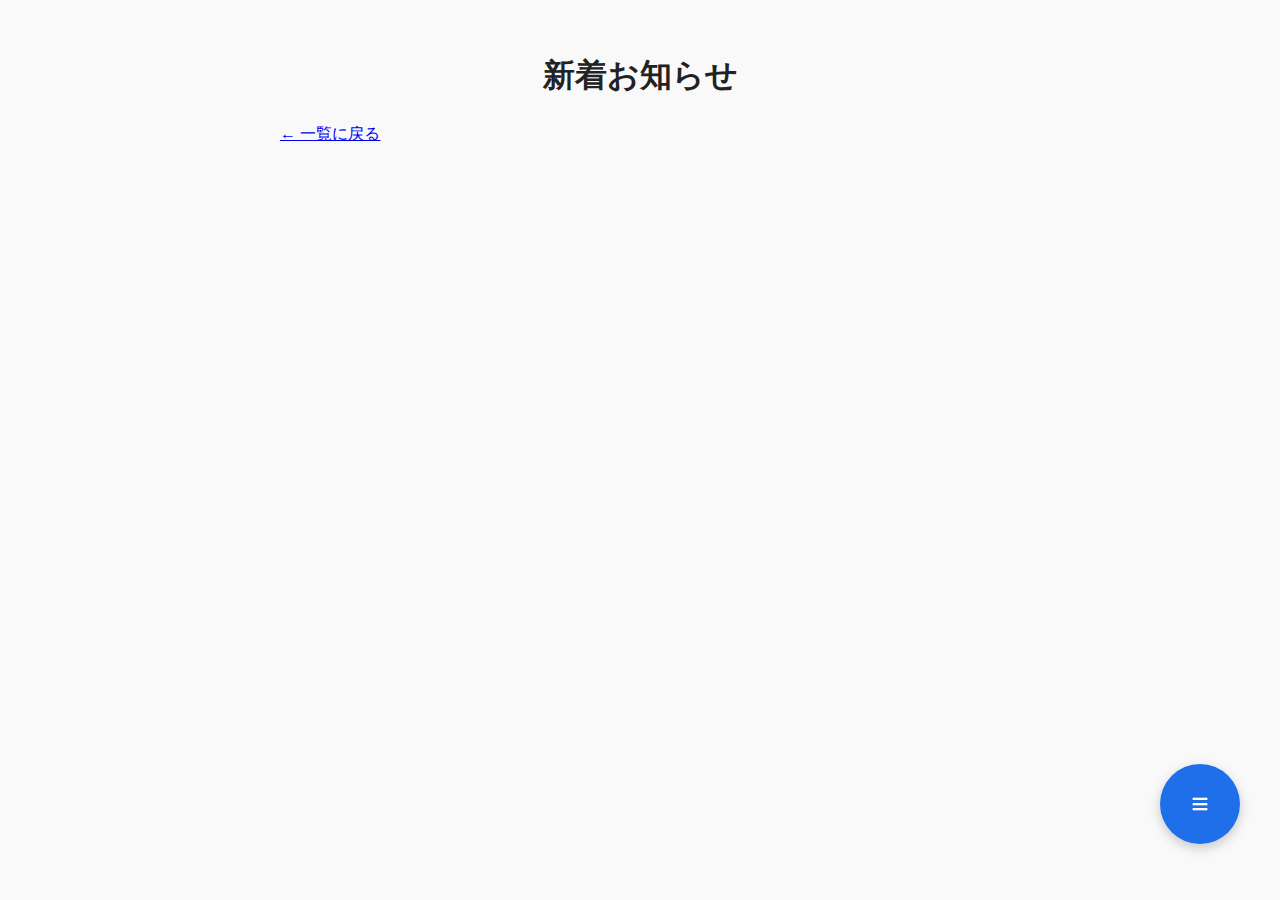
<file: announcements.html>
<!DOCTYPE html>
<html lang="ja">
<head>
  <meta charset="UTF-8" />
  <title>新着お知らせ</title>
  <link rel="stylesheet" href="css/styles.css" />
</head>
<body style="max-width:760px;margin:30px auto;">
  <h1>新着お知らせ</h1>
  <p><a href="main.html">← 一覧に戻る</a></p>
  <ul id="news"></ul>

  <script type="module">
    import { supabase } from "./js/supabase.js";
    const ul = document.getElementById("news");
    const { data, error } = await supabase
      .from("notes")
      .select("id, title, created_at, user_id, profiles:profiles(username)")
      .order("created_at", { ascending: false })
      .limit(30);
    if (error) {
      ul.innerHTML = "<li>読み込みに失敗しました</li>";
    } else {
      ul.innerHTML = "";
      (data || []).forEach(n => {
        const name = n.profiles?.username || "名無し";
        const li = document.createElement("li");
        li.innerHTML = `📰 ${new Date(n.created_at).toLocaleString()} — <strong>${n.title}</strong>（投稿者：${name}） <a href="comments.html?note_id=${n.id}">コメントを見る</a>`;
        ul.appendChild(li);
      });
    }
  </script>
  <script type="module" src="js/fab.js"></script>
</body>
<script type="module" src="./js/announcements.js"></script>
</html>
</file>
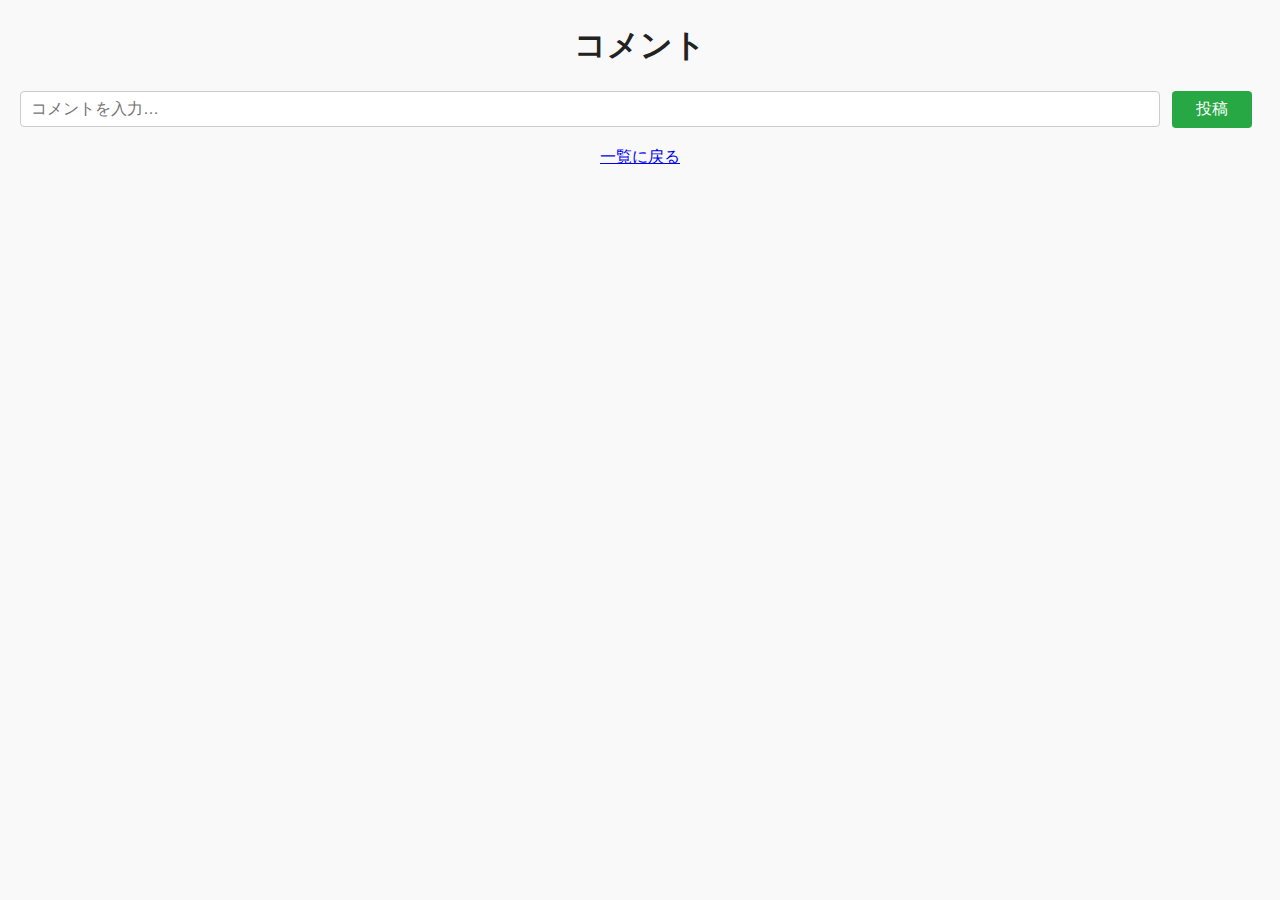
<file: comments.html>
<!DOCTYPE html><html lang="ja"><head><meta charset="UTF-8"/><title>コメント</title>
<link rel="stylesheet" href="css/styles.css"/></head><body>
<div class="container">
  <h1>コメント</h1>
  <ul id="comments-list"></ul>
  <input type="text" id="comment-input" placeholder="コメントを入力…"/>
  <button id="comment-btn">投稿</button>
  <p style="text-align:center;"><a href="main.html">一覧に戻る</a></p>
</div>
<script type="module" src="js/comments.js"></script>
</body></html>
</file>
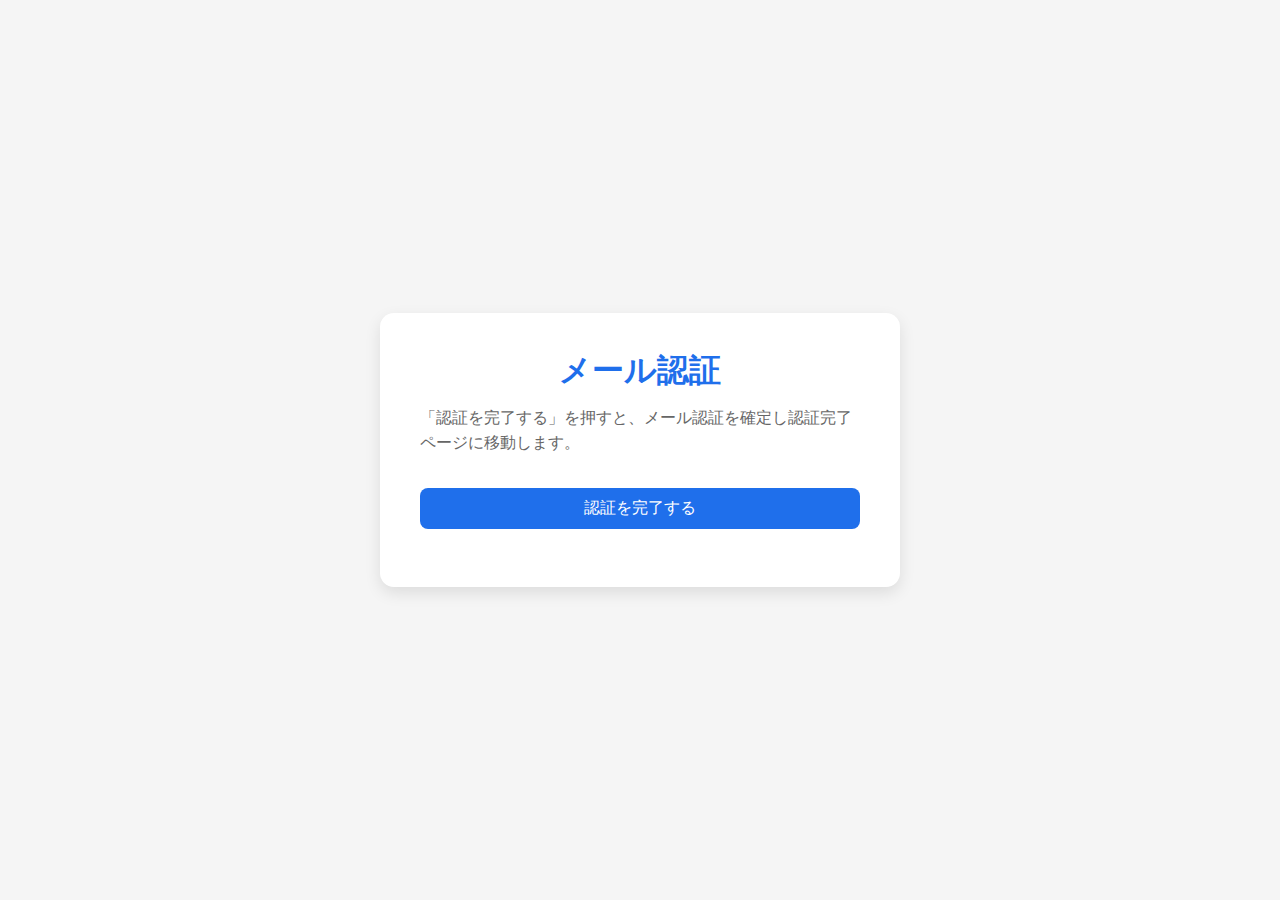
<file: confirm.html>
<!doctype html>
<html lang="ja">
<head>
  <meta charset="utf-8" />
  <meta name="viewport" content="width=device-width,initial-scale=1" />
  <title>メール確認</title>
  <link rel="stylesheet" href="css/styles.css" />
  <style>
    body {display:flex;justify-content:center;align-items:center;min-height:100vh;background:#f5f5f5}
    .card{background:#fff;padding:32px 40px;border-radius:14px;box-shadow:0 6px 16px rgba(0,0,0,.1);max-width:520px}
    h1{margin:0 0 8px;color:#1f6feb}
    .btn{display:inline-block;margin-top:16px;padding:10px 16px;background:#1f6feb;color:#fff;border-radius:8px;text-decoration:none;border:0;cursor:pointer}
    .small{color:#666}
  </style>
</head>
<body>
  <div class="card">
    <h1>メール認証</h1>
    <p class="small">「認証を完了する」を押すと、メール認証を確定し認証完了ページに移動します。</p>
    <div id="state" class="small" style="margin:8px 0 16px"></div>
    <button id="confirm-btn" class="btn">認証を完了する</button>
    <div id="msg" class="small" style="margin-top:10px"></div>
  </div>

  <script type="module">
    import { supabase } from "./js/supabase.js";
    const hash = new URL(location.href).hash;
    const p = new URLSearchParams(hash.slice(1));
    const at = p.get("access_token");
    const rt = p.get("refresh_token");
    const ok = !!(at && rt);
    const state = document.getElementById("state");
    state.textContent = ok ? "トークンを検出しました。" : "無効なリンクです。";

    const btn = document.getElementById("confirm-btn");
    const msg = document.getElementById("msg");

    btn.disabled = !ok;
    btn.addEventListener("click", async () => {
      if (!ok) return;
      btn.disabled = true;
      msg.textContent = "認証を確定しています…";
      const { error } = await supabase.auth.setSession({ access_token: at, refresh_token: rt });
      if (error) {
        msg.textContent = "認証に失敗しました: " + error.message;
        btn.disabled = false;
        return;
      }
      // 成功 → 完了ページへ
      location.replace("verified.html");
    });
  </script>
</body>
</html>
</file>
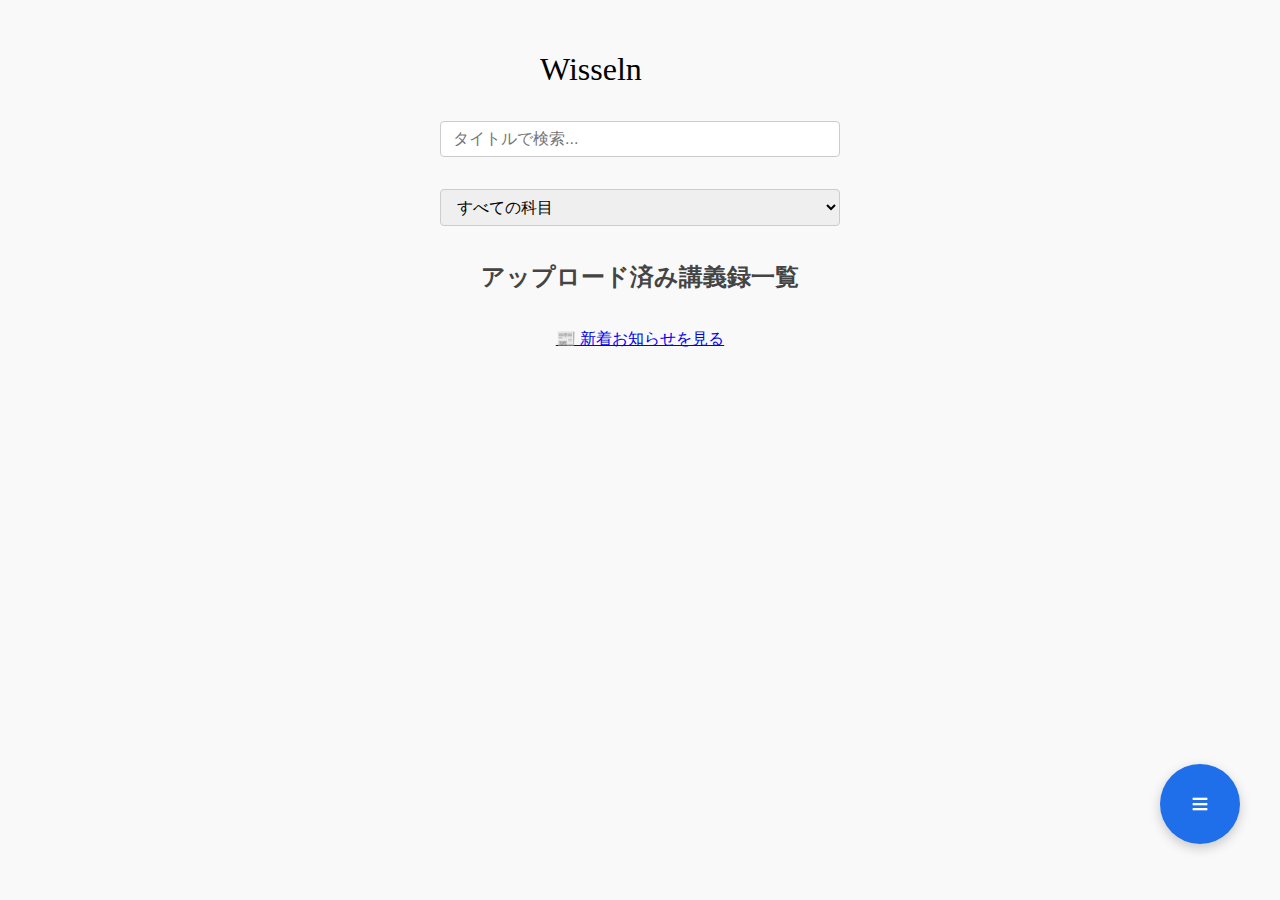
<file: main.html>
<!-- main.html -->
<!DOCTYPE html>
<html lang="ja">
<head>
  <meta charset="UTF-8" />
  <title>学術資料共有サイト</title>
  <link rel="stylesheet" href="css/styles.css" />
  <link href="https://fonts.googleapis.com/css2?family=Great+Vibes&display=swap" rel="stylesheet">
  <style>
    /* upload-section の初期スタイル */
    #upload-section {
      display: none; /* setupUI() でログイン後に表示される */
      background-color: #f1f1f1;
      padding: 15px;
      border-radius: 6px;
      margin-bottom: 30px;
    }
    /* 一覧アイテム */
    #notes-list li {
      background-color: #fff;
      border: 1px solid #e2e2e2;
      border-radius: 6px;
      padding: 12px 16px;
      margin-bottom: 12px;
      display: flex;
      flex-wrap: wrap;
      align-items: center;
      gap: 8px;
    }
  </style>
</head>
<body>
  <header class="site-header">
    <a href="main.html" class="logo">
      <!-- ここに SVG の中身を直接ペースト -->
      <svg xmlns="http://www.w3.org/2000/svg" viewBox="0 0 300 80" width="200">
        <text x="0" y="60" font-family="cursive" font-size="48" fill="black">Wisseln</text>
      </svg>
    </a>
  </header>



  <!-- ユーザー情報表示 -->
  <div id="user-info" style="text-align: right; margin: 0 20px 20px 0; font-size: 0.9rem;"></div>
  <div id="guest-banner" class="guest-banner">
    ゲスト閲覧中です。<a href="index.html">ログイン</a> または <a href="signup.html">新規登録</a> に進めます。
  </div>

  <!-- ❶ アップロードフォーム -->
  <div id="upload-section">
    <select id="note-category">
      <option value="">科目を選択</option>
      <option value="集合論">集合論</option>
      <option value="解析学">解析学</option>
      <option value="代数学">代数学</option>
      <option value="幾何学">幾何学</option>
      <option value="応用数学">応用数学</option>
      <option value="その他">その他</option>
    </select>
    <input type="text" id="note-title" placeholder="講義録タイトル" />
    <input type="text" id="note-subject" placeholder="講義名（任意）" />
    <input type="file" id="note-file" />
    <button id="upload-btn">アップロード</button>
    <button id="logout-btn" style="background-color: #f44336; color: white;">ログアウト</button>
  </div>

  <!-- ❷ 検索 -->
  <div id="search-container" style="text-align:center;margin:20px 0;">
    <input type="text" id="search-input" placeholder="タイトルで検索..." />
  </div>

  <!-- ❸ カテゴリー絞り込み -->
  <div id="filter-container" style="text-align:center;margin-bottom:20px;">
    <select id="category-filter">
      <option value="">すべての科目</option>
      <option value="集合論">集合論</option>
      <option value="解析学">解析学</option>
      <option value="代数学">代数学</option>
      <option value="幾何学">幾何学</option>
      <option value="応用数学">応用数学</option>
      <option value="その他">その他</option>
    </select>
  </div>

  <!-- 講義録一覧 -->
  <h2 style="text-align:center; margin-bottom:12px;">アップロード済み講義録一覧</h2>
  <ul id="notes-list"></ul>

  <!-- ❹ お知らせページへのリンク -->
  <p style="text-align:center; margin-top:30px;">
    <a href="announcements.html">📰 新着お知らせを見る</a>
  </p>

  <!-- メインのスクリプト -->
  <script type="module" src="js/main.js"></script>
  <script type="module" src="js/fab.js"></script>

</body>
</html>
</file>
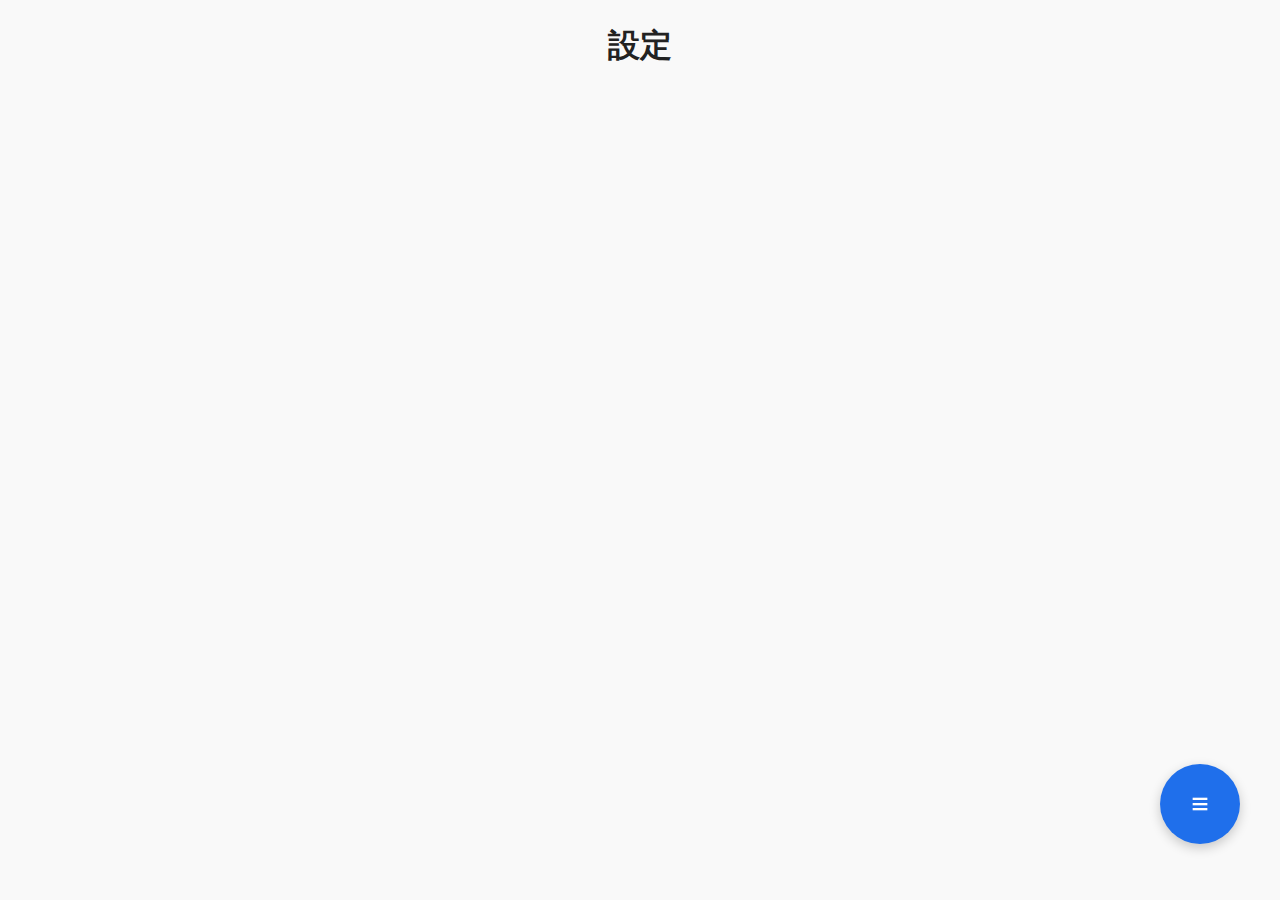
<file: setting.html>
<!doctype html>
<html lang="ja">
<head>
  <meta charset="utf-8" />
  <meta name="viewport" content="width=device-width,initial-scale=1" />
  <title>設定</title>
  <link rel="stylesheet" href="css/styles.css" />
  <style>
    .settings { max-width:720px; margin:0 auto; }
    .card { border:1px solid #ddd; border-radius:10px; padding:16px; margin:14px 0; background:#fff; }
    .row { display:flex; gap:10px; align-items:center; margin:8px 0; }
    .row label { min-width:120px; }
    .full { width:100%; }
    .ok { color:#088408; }
    .warn { color:#b60; }
    .err { color:#b00; }
    .small { color:#666; font-size: 13px; }
  </style>
</head>
<body>
  <div class="settings">
    <h1>設定</h1>

    <div id="gate" class="card" style="display:none">
      <p>ログインが必要です。<a href="index.html">ログイン</a> または <a href="signup.html">新規登録</a> へ。</p>
    </div>

    <div id="content" style="display:none">

      <div class="card">
        <h2>アカウント概要</h2>
        <div class="row"><label>現在のメール</label><div id="cur-email">–</div></div>
        <div class="row"><label>認証状態</label><div id="email-status">–</div></div>
        <div class="row"><label>ニックネーム</label>
          <input id="nick" class="full" type="text" placeholder="表示名" />
        </div>
        <div class="row">
          <button id="save-nick">ニックネームを保存</button>
        </div>
        <div id="nick-msg" class="small"></div>
      </div>

      <div class="card">
        <h2>メールアドレスを変更</h2>
        <p class="small">新しいメールアドレス宛に「確認メール」を送ります。</p>
        <div class="row"><label>新しいメール</label>
          <input id="new-email" class="full" type="email" placeholder="user@example.com" />
        </div>
        <div class="row">
          <button id="change-email">メール変更リンクを送信</button>
          <button id="resend-verify">現在のメールに認証メールを再送</button>
        </div>
        <div id="email-msg" class="small"></div>
      </div>

      <div class="card">
        <h2>パスワードを変更</h2>
        <div class="row"><label>新しいパスワード</label>
          <input id="new-pass" class="full" type="password" />
        </div>
        <div class="row"><label>確認用</label>
          <input id="new-pass2" class="full" type="password" />
        </div>
        <div class="row">
          <button id="change-pass">パスワードを変更</button>
        </div>
        <div id="pass-msg" class="small"></div>
      </div>

      <div class="card">
        <h2>アカウント削除</h2>
        <p class="small">この操作は取り消せません。確認のため「削除」と入力してください。</p>
        <div class="row">
          <input id="delete-confirm" class="full" type="text" placeholder="削除" />
        </div>
        <div class="row">
          <button id="delete-account" style="background:#b00020;color:#fff">アカウントを削除</button>
        </div>
        <div id="delete-msg" class="small"></div>
      </div>

      <p class="small"><a href="main.html">← 一覧に戻る</a></p>
    </div>
  </div>

  <script type="module" src="js/supabase.js"></script>
  <script type="module" src="js/settings.js"></script>
  <script type="module" src="js/fab.js"></script>
</body>
</html>
</file>
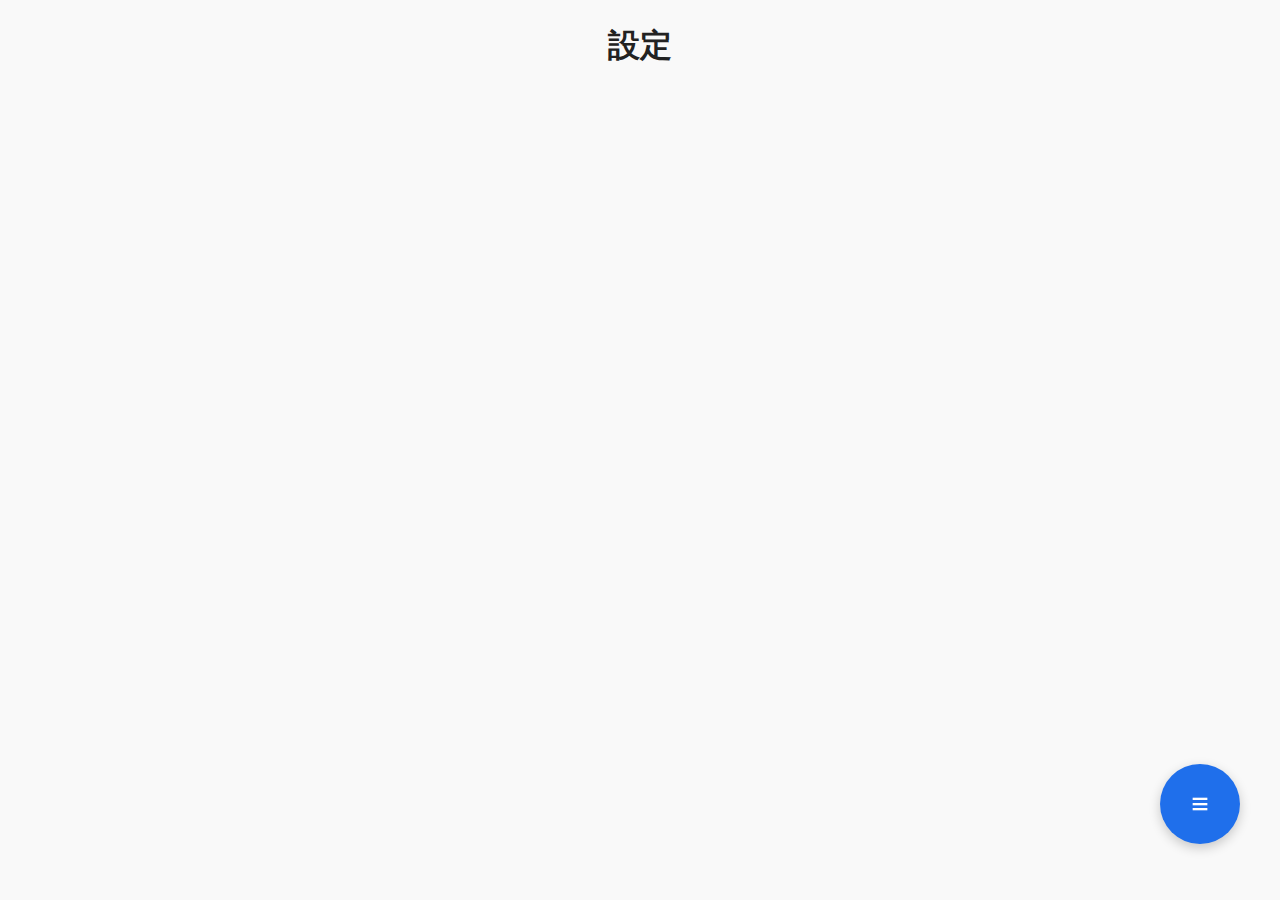
<file: settings.html>
<!doctype html>
<html lang="ja">
<head>
  <meta charset="utf-8" />
  <meta name="viewport" content="width=device-width,initial-scale=1" />
  <title>設定</title>
  <link rel="stylesheet" href="css/styles.css" />
  <style>
    .settings { max-width:720px; margin:0 auto; }
    .card { border:1px solid #ddd; border-radius:10px; padding:16px; margin:14px 0; background:#fff; }
    .row { display:flex; gap:10px; align-items:center; margin:8px 0; }
    .row label { min-width:120px; }
    .full { width:100%; }
    .ok { color:#088408; }
    .warn { color:#b60; }
    .err { color:#b00; }
    .small { color:#666; font-size: 13px; }
  </style>
</head>
<body>
  <div class="settings">
    <h1>設定</h1>

    <div id="gate" class="card" style="display:none">
      <p>ログインが必要です。<a href="index.html">ログイン</a> または <a href="signup.html">新規登録</a> へ。</p>
    </div>

    <div id="content" style="display:none">

      <div class="card">
        <h2>アカウント概要</h2>
        <div class="row"><label>現在のメール</label><div id="cur-email">–</div></div>
        <div class="row"><label>認証状態</label><div id="email-status">–</div></div>
        <div class="row"><label>ニックネーム</label>
          <input id="nick" class="full" type="text" placeholder="表示名" />
        </div>
        <div class="row">
          <button id="save-nick">ニックネームを保存</button>
        </div>
        <div id="nick-msg" class="small"></div>
      </div>

      <div class="card">
        <h2>メールアドレスを変更</h2>
        <p class="small">新しいメールアドレス宛に「確認メール」を送ります。</p>
        <div class="row"><label>新しいメール</label>
          <input id="new-email" class="full" type="email" placeholder="user@example.com" />
        </div>
        <div class="row">
          <button id="change-email">メール変更リンクを送信</button>
          <button id="resend-verify">現在のメールに認証メールを再送</button>
        </div>
        <div id="email-msg" class="small"></div>
      </div>

      <div class="card">
        <h2>パスワードを変更</h2>
        <div class="row"><label>新しいパスワード</label>
          <input id="new-pass" class="full" type="password" />
        </div>
        <div class="row"><label>確認用</label>
          <input id="new-pass2" class="full" type="password" />
        </div>
        <div class="row">
          <button id="change-pass">パスワードを変更</button>
        </div>
        <div id="pass-msg" class="small"></div>
      </div>

      <div class="card" style="margin-top:16px">
        <h2>生体認証（パスキー）</h2>
        <p class="small">この端末にパスキーを登録すると、次回は生体認証だけでログインできます。</p>
        <button id="btn-passkey-register" class="btn primary large">この端末にパスキーを登録</button>
      </div>

      <script type="module">
        import { registerPasskey } from "./js/passkeys.js";
        document.getElementById("btn-passkey-register")
          .addEventListener("click", registerPasskey);
      </script>


      
      <div class="card">
        <h2>ログアウト</h2>
        <p class="small">現在のアカウントからサインアウトします。</p>
        <div class="row">
          <button id="logout-btn" style="background:#444;color:#fff">ログアウト</button>
        </div>
        <div id="logout-msg" class="small"></div>
      </div>


      <div class="card">
        <h2>アカウント削除</h2>
        <p class="small">この操作は取り消せません。確認のため「削除」と入力してください。</p>
        <div class="row">
          <input id="delete-confirm" class="full" type="text" placeholder="削除" />
        </div>
        <div class="row">
          <button id="delete-account" style="background:#b00020;color:#fff">アカウントを削除</button>
        </div>
        <div id="delete-msg" class="small"></div>
      </div>

      <p class="small"><a href="main.html">← 一覧に戻る</a></p>
    </div>
  </div>

  <script type="module" src="js/supabase.js"></script>
  <script type="module" src="js/settings.js"></script>
  <script type="module" src="js/fab.js"></script>
</body>
</html>
</file>
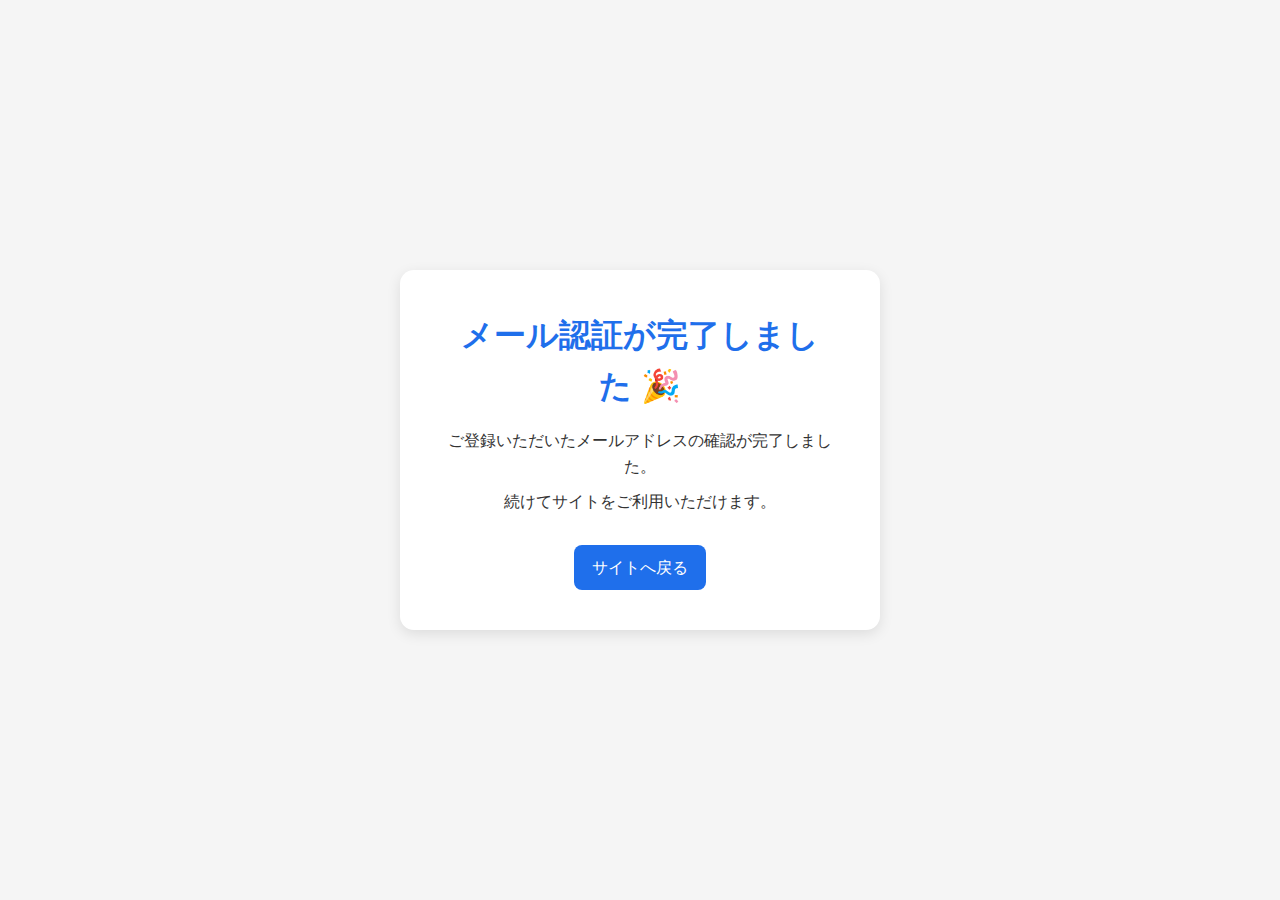
<file: verified.html>
<!doctype html>
<html lang="ja">
<head>
  <meta charset="utf-8" />
  <meta name="viewport" content="width=device-width,initial-scale=1" />
  <title>メール認証完了</title>
  <link rel="stylesheet" href="css/styles.css" />
  <style>
    body { display:flex; justify-content:center; align-items:center;
           min-height:100vh; background:#f5f5f5; font-family:sans-serif; }
    .card { background:#fff; padding:40px 48px; border-radius:14px;
            box-shadow:0 4px 14px rgba(0,0,0,.1); max-width:480px; text-align:center; }
    h1 { color:#1f6feb; margin-bottom:16px; }
    p { color:#333; margin:10px 0; font-size:1rem; }
    a.btn { display:inline-block; margin-top:20px; padding:10px 18px;
            background:#1f6feb; color:#fff; border-radius:8px; text-decoration:none; }
  </style>
</head>
<body>
  <div class="card">
    <h1>メール認証が完了しました 🎉</h1>
    <p>ご登録いただいたメールアドレスの確認が完了しました。</p>
    <p>続けてサイトをご利用いただけます。</p>
    <a href="main.html" class="btn">サイトへ戻る</a>
  </div>
</body>
</html>
</file>
<file: css/styles.css>
/* css/styles.css */

/* ===== 共通レイアウト ===== */
* {
  box-sizing: border-box;
  margin: 0;
  padding: 0;
}

body {
  font-family: "Helvetica Neue", Arial, sans-serif;
  background-color: #f9f9f9;
  color: #333;
  line-height: 1.6;
  padding: 20px;
}

/* 見出し */
h1 {
  text-align: center;
  margin-bottom: 20px;
  font-size: 2rem;
  color: #222;
}

h2 {
  text-align: center;
  margin: 20px 0;
  font-size: 1.5rem;
  color: #444;
}

/* リンク */
.link a {
  color: #007bff;
  text-decoration: none;
}
.link a:hover {
  text-decoration: underline;
}

/* フォーム要素 */
input[type="text"],
input[type="email"],
input[type="password"],
input[type="file"],
button {
  width: 100%;
  margin-bottom: 16px;
  padding: 10px 12px;
  font-size: 1rem;
  border: 1px solid #ccc;
  border-radius: 4px;
}

input:focus,
button:focus {
  outline: none;
  border-color: #66afe9;
  box-shadow: 0 0 5px rgba(102, 175, 233, 0.5);
}

button {
  border-radius: 6px;
  transition: background-color 0.2s ease-in-out, transform 0.1s ease;
}
button:hover {
  transform: translateY(-2px);
  background-color: #0056b3; /* あるいは事前に用意したアクセントカラー */
}


button:disabled {
  background-color: #ccc;
  cursor: not-allowed;
}

/* ログイン／サインアップ専用スタイル */
.login-signup {
  max-width: 360px;
  margin: 60px auto;
  background-color: #fff;
  border-radius: 8px;
  box-shadow: 0 2px 6px rgba(0, 0, 0, 0.1);
  padding: 30px 20px;
}
.login-signup h1 {
  margin-bottom: 24px;
  font-size: 1.8rem;
}

/* main.html 用：アップロードセクション */
#upload-section {
  background-color: #f1f1f1;
  padding: 15px;
  border-radius: 6px;
  margin-bottom: 30px;
}
#upload-section input[type="text"],
#upload-section input[type="file"] {
  margin-bottom: 12px;
}
#upload-section button {
  margin-top: 8px;
}

/* 講義録一覧 */
#notes-list {
  list-style: none;
  padding: 0;
}
#notes-list li {
  background-color: #fff;
  border: 1px solid #ddd;
  border-radius: 6px;
  padding: 12px 16px;
  margin-bottom: 12px;
  display: flex;
  flex-wrap: wrap;
  align-items: center;
  gap: 8px;
  box-shadow: 0 1px 3px rgba(0,0,0,0.1);
}

#notes-list li span {
  margin-right: 12px;
}
#notes-list li .author {
  font-style: italic;
  color: #555;
}
#notes-list li .small {
  font-size: 0.85rem;
  color: #777;
}

/* 「PDFを開く」「削除」ボタン */
#notes-list li button {
  margin-left: auto;
  background-color: #28a745;
  font-size: 0.9rem;
  padding: 6px 10px;
  border-radius: 4px;
}
#notes-list li button:hover {
  background-color: #218838;
}
#notes-list li .delete-btn {
  background-color: #dc3545;
  margin-left: 8px;
  padding: 6px 10px;
}
#notes-list li .delete-btn:hover {
  background-color: #c82333;
}

/* メディアクエリ：スマホ対応 */
@media (max-width: 480px) {
  input, button {
    font-size: 0.9rem;
    padding: 8px 10px;
  }
  #notes-list li {
    flex-direction: column;
    align-items: flex-start;
  }
  #notes-list li button {
    width: 100%;
    margin-left: 0;
    margin-top: 8px;
  }
}

/* カテゴリラベル */
.category {
  font-weight: bold;
  color: #007bff;
  margin-right: 8px;
}

/* 検索ボックス */
#search-input {
  width: 80%;
  max-width: 400px;
  padding: 8px 12px;
  font-size: 1rem;
  border: 1px solid #ccc;
  border-radius: 4px;
  transition: border-color 0.2s;
}
#search-input:focus {
  outline: none;
  border-color: #66afe9;
}

/* コメントセクション */
.comments-container {
  margin-top: 12px;
  padding: 12px;
  background: #fafafa;
  border: 1px solid #eee;
  border-radius: 4px;
}
.comments-list {
  list-style: none;
  padding: 0;
  margin-bottom: 8px;
}
.comments-list li {
  font-size: 0.9rem;
  color: #555;
  margin-bottom: 6px;
}
.comment-input {
  width: calc(100% - 90px);
  padding: 6px;
  margin-right: 4px;
  border: 1px solid #ccc;
  border-radius: 4px;
}
.comments-container button {
  width: 80px;
  padding: 6px;
  border: none;
  background: #28a745;
  color: #fff;
  border-radius: 4px;
  cursor: pointer;
}
.comments-container button:hover {
  background: #218838;
}

/* ── 検索ボックス／フィルター ── */
.search-container,
.filter-container {
  text-align: center;
  margin: 20px 0;
}

#search-input,
#category-filter {
  width: 80%;
  max-width: 400px;
  padding: 8px 12px;
  font-size: 1rem;
  border: 1px solid #ccc;
  border-radius: 4px;
  transition: border-color 0.2s;
  margin-bottom: 12px;
}

#search-input:focus,
#category-filter:focus {
  outline: none;
  border-color: #66afe9;
  box-shadow: 0 0 5px rgba(102,175,233,0.5);
}

/* ── コメント専用ページ（comments.html） ── */
#comments-list {
  list-style: none;
  padding: 0;
  margin-bottom: 16px;
}
#comments-list li {
  background-color: #fff;
  border: 1px solid #e2e2e2;
  border-radius: 6px;
  padding: 10px;
  margin-bottom: 8px;
  display: flex;
  justify-content: space-between;
  align-items: center;
}
#comment-input {
  width: calc(100% - 100px);
  padding: 8px 10px;
  margin-right: 8px;
  border: 1px solid #ccc;
  border-radius: 4px;
}
#comment-btn {
  width: 80px;
  padding: 8px;
  background-color: #28a745;
  color: #fff;
  border-radius: 4px;
  border: none;
  cursor: pointer;
  transition: background-color 0.2s;
}
#comment-btn:hover:not(:disabled) {
  background-color: #218838;
}

/* ── お知らせページ（announcements.html） ── */
#news-list {
  list-style: none;
  padding: 0;
}
#news-list li {
  background-color: #fff;
  border: 1px solid #ddd;
  border-radius: 6px;
  padding: 12px 16px;
  margin-bottom: 12px;
}
#news-list li strong {
  display: block;
  font-size: 1.1rem;
  margin-bottom: 4px;
}
.site-header {
  text-align: center;
  margin-top: 20px;
}

.logo-svg {
  width: 260px;
  height: auto;
}

.logo-text {
  font-family: 'Great Vibes', cursive;
  font-size: 48px;
  fill: black;
  letter-spacing:1px;
  transition: fill 0.3s ease;
}

.logo-text:hover {
  fill: #444;
}

/* === ゲストバナー（既にあればスキップ） === */
.guest-banner {
  display: none;
  margin: 0 0 12px 0;
  padding: 10px 12px;
  border: 1px solid #ddd;
  border-radius: 8px;
  background: #fafafa;
  color: #333;
  font-size: 14px;
}
.guest-banner a { text-decoration: underline; color: #0073e6; }

/* === フローティングボタン（右下メニュー） === */
.fab-wrap {
  position: fixed;
  right: 40px;
  bottom: 40px;
  z-index: 9999;
  font-family: system-ui, sans-serif;
  font-size: 28px;
}

/* メイン丸ボタン（≡） */
.fab-main {
  width: 80px;
  height: 80px;
  border-radius: 50%;
  background: #1f6feb;
  color: #fff;
  border: none;
  box-shadow: 0 4px 12px rgba(0,0,0,.2);
  display: flex;
  align-items: center;
  justify-content: center;
  cursor: pointer;
  font-size: 30px;
}

/* サブボタンのパネル */
.fab-panel {
  position: absolute;
  right: 68px;  /* ← 少し離す */
  bottom: 0;
  display: none;
  flex-direction: column;
  gap: 8px;
  align-items: flex-end;
}

/* 各ボタンの見た目 */
.fab-panel a {
  display: inline-flex;
  align-items: center;
  justify-content: flex-start;
  gap: 8px;
  width: 250px;             /* ← 固定幅で揃える */
  height: 70px;             /* ← 高さ統一 */
  padding: 0 12px;
  border-radius: 8px;
  background: #fff;
  border: 1px solid #ddd;
  box-shadow: 0 2px 8px rgba(0,0,0,.08);
  color: #333;
  text-decoration: none;
  transition: background 0.2s;
}
.fab-panel a:hover {
  background: #f0f4ff;
}

/* アイコン（左） */
.fab-panel .fab-ico {
  font-size: 25px;
  line-height: 1;
}

/* テキストは横書き・均等 */
.fab-panel span {
  display: inline-block;
  white-space: nowrap;
}

/* 開いた状態 */
.fab-wrap.open .fab-panel {
  display: flex;
}
</file>
